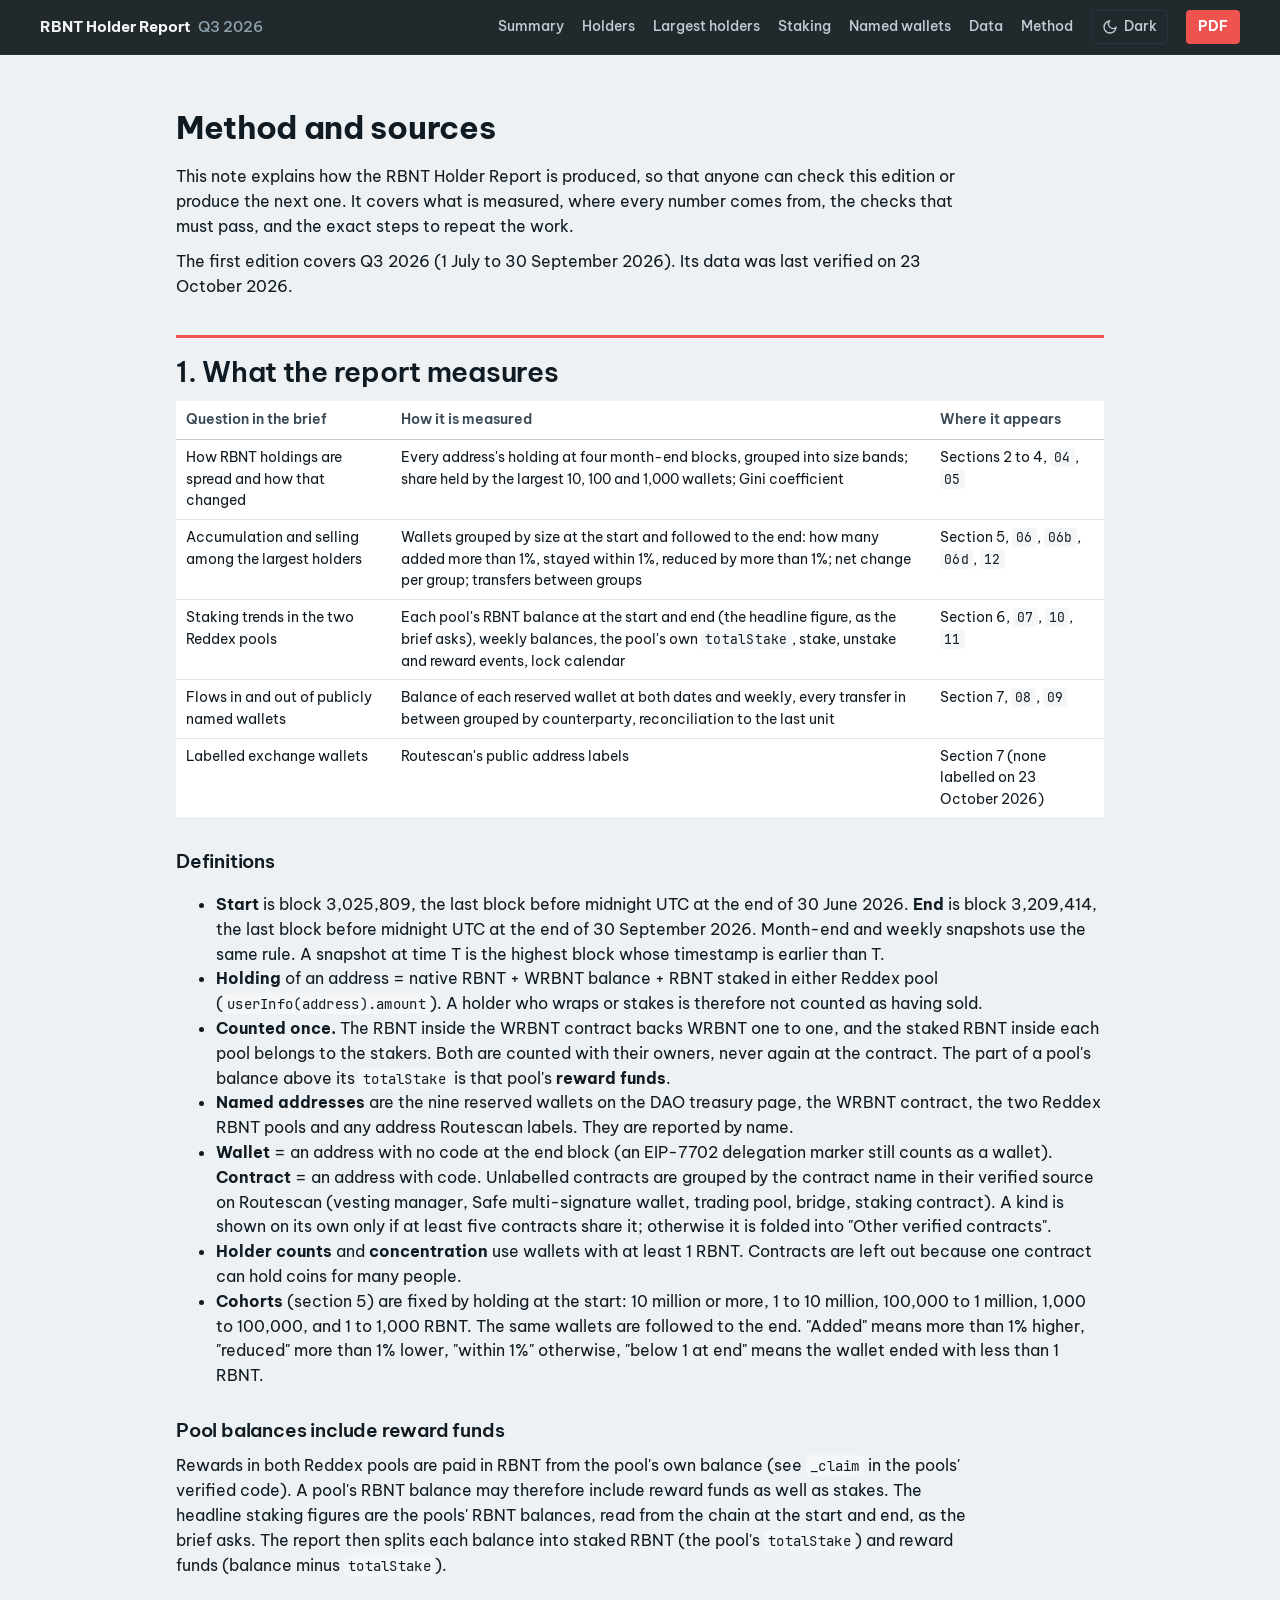
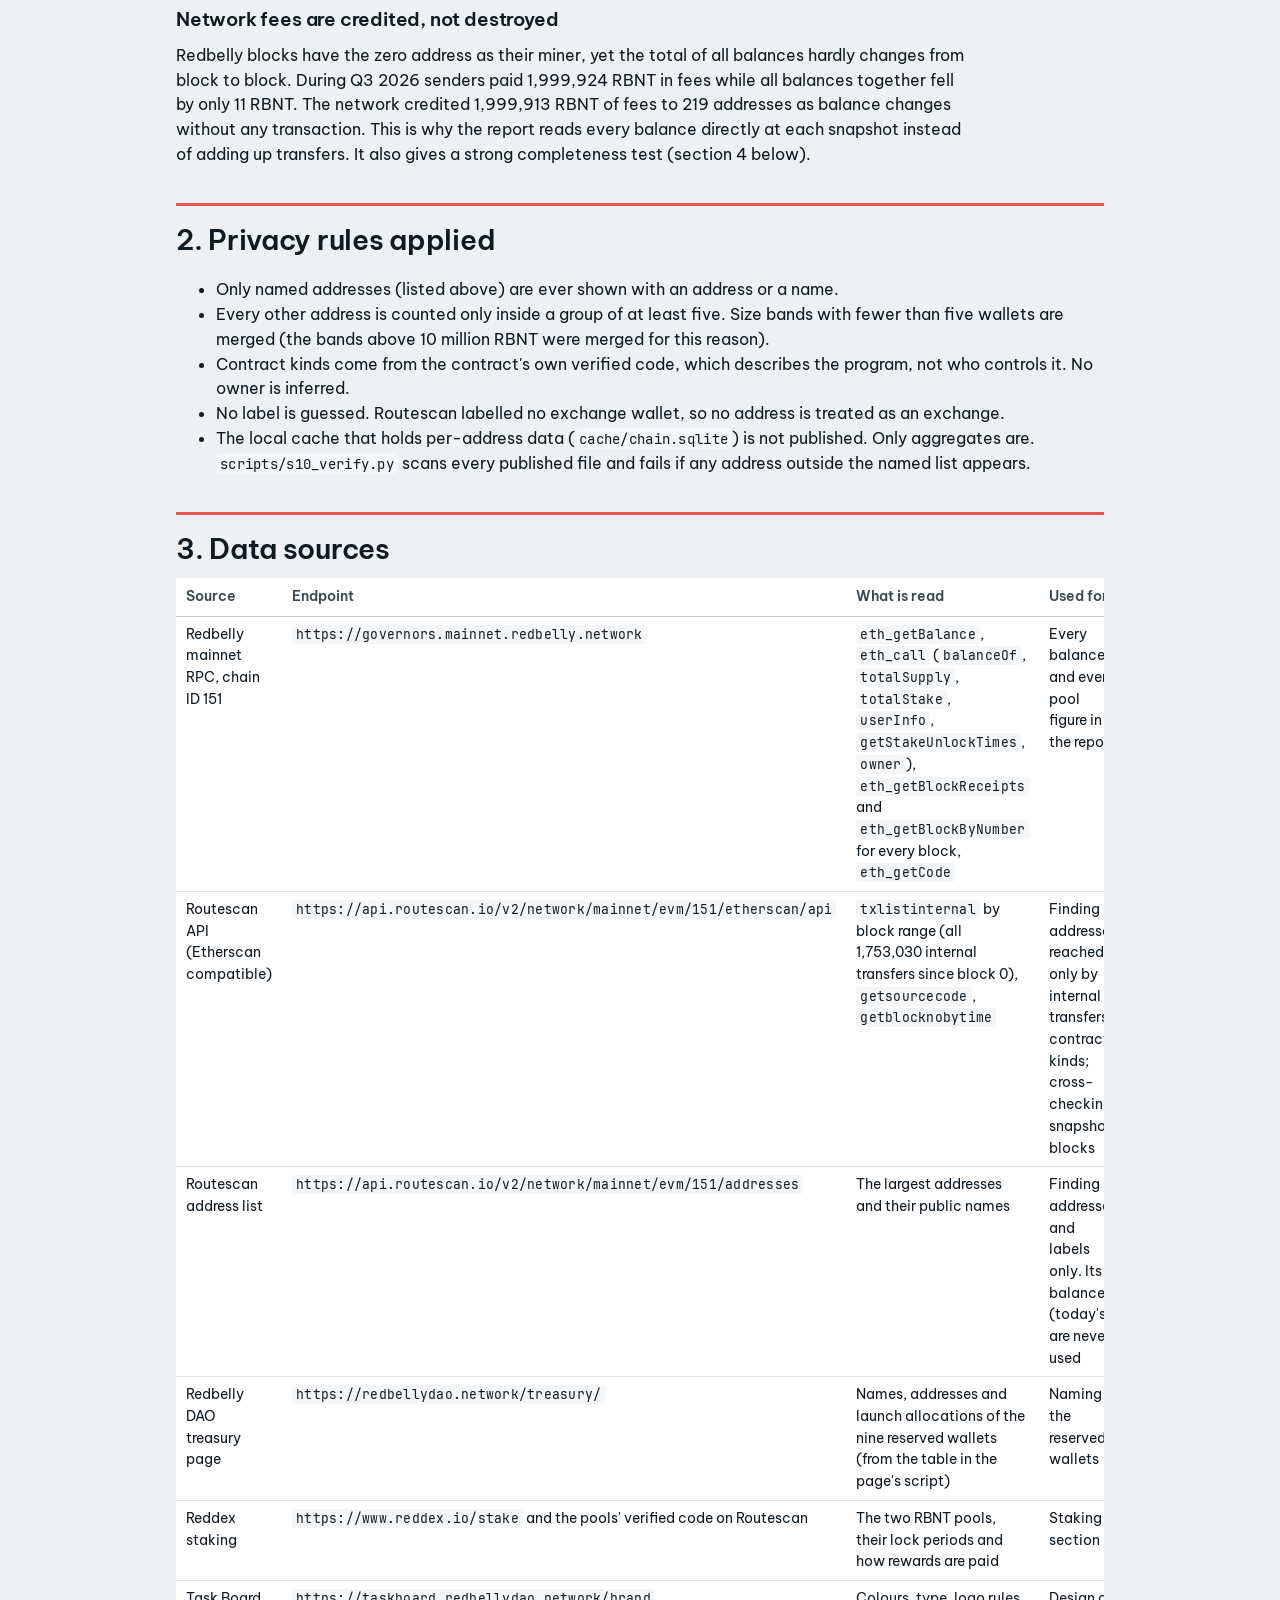
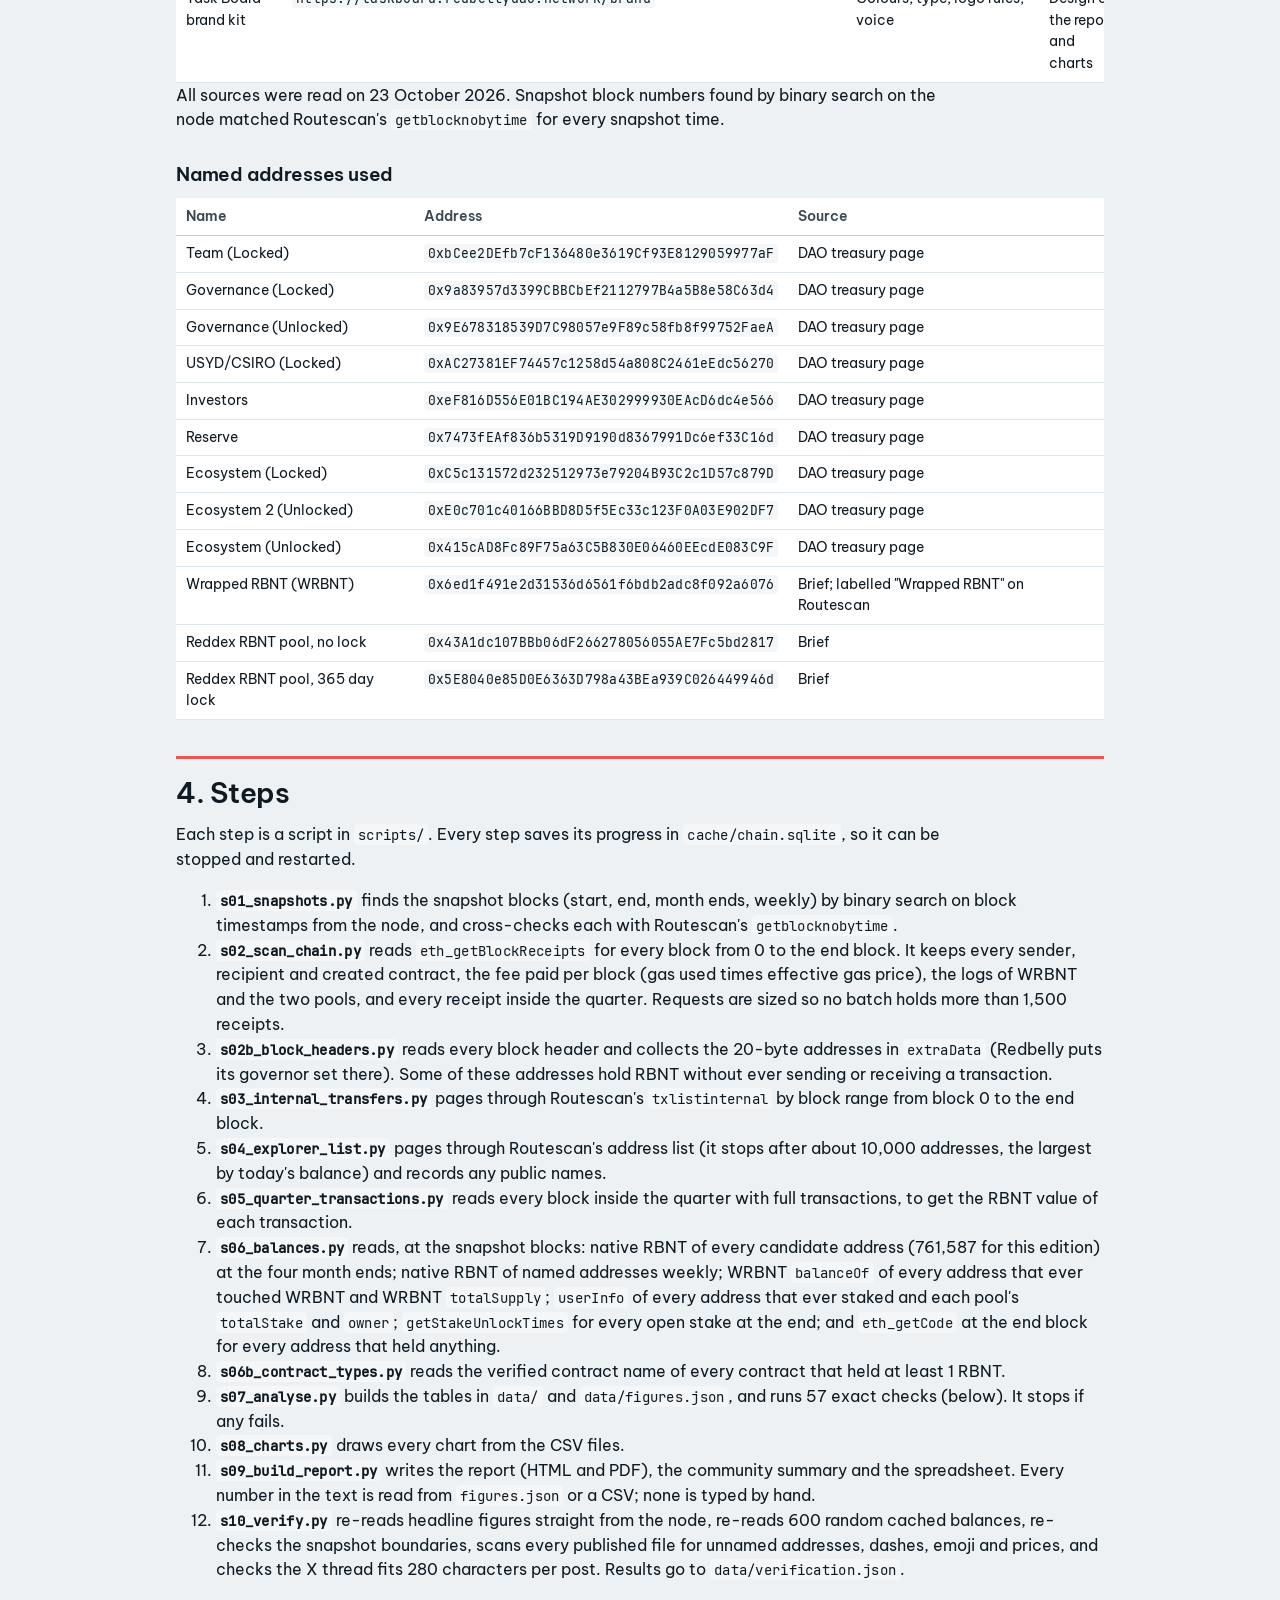
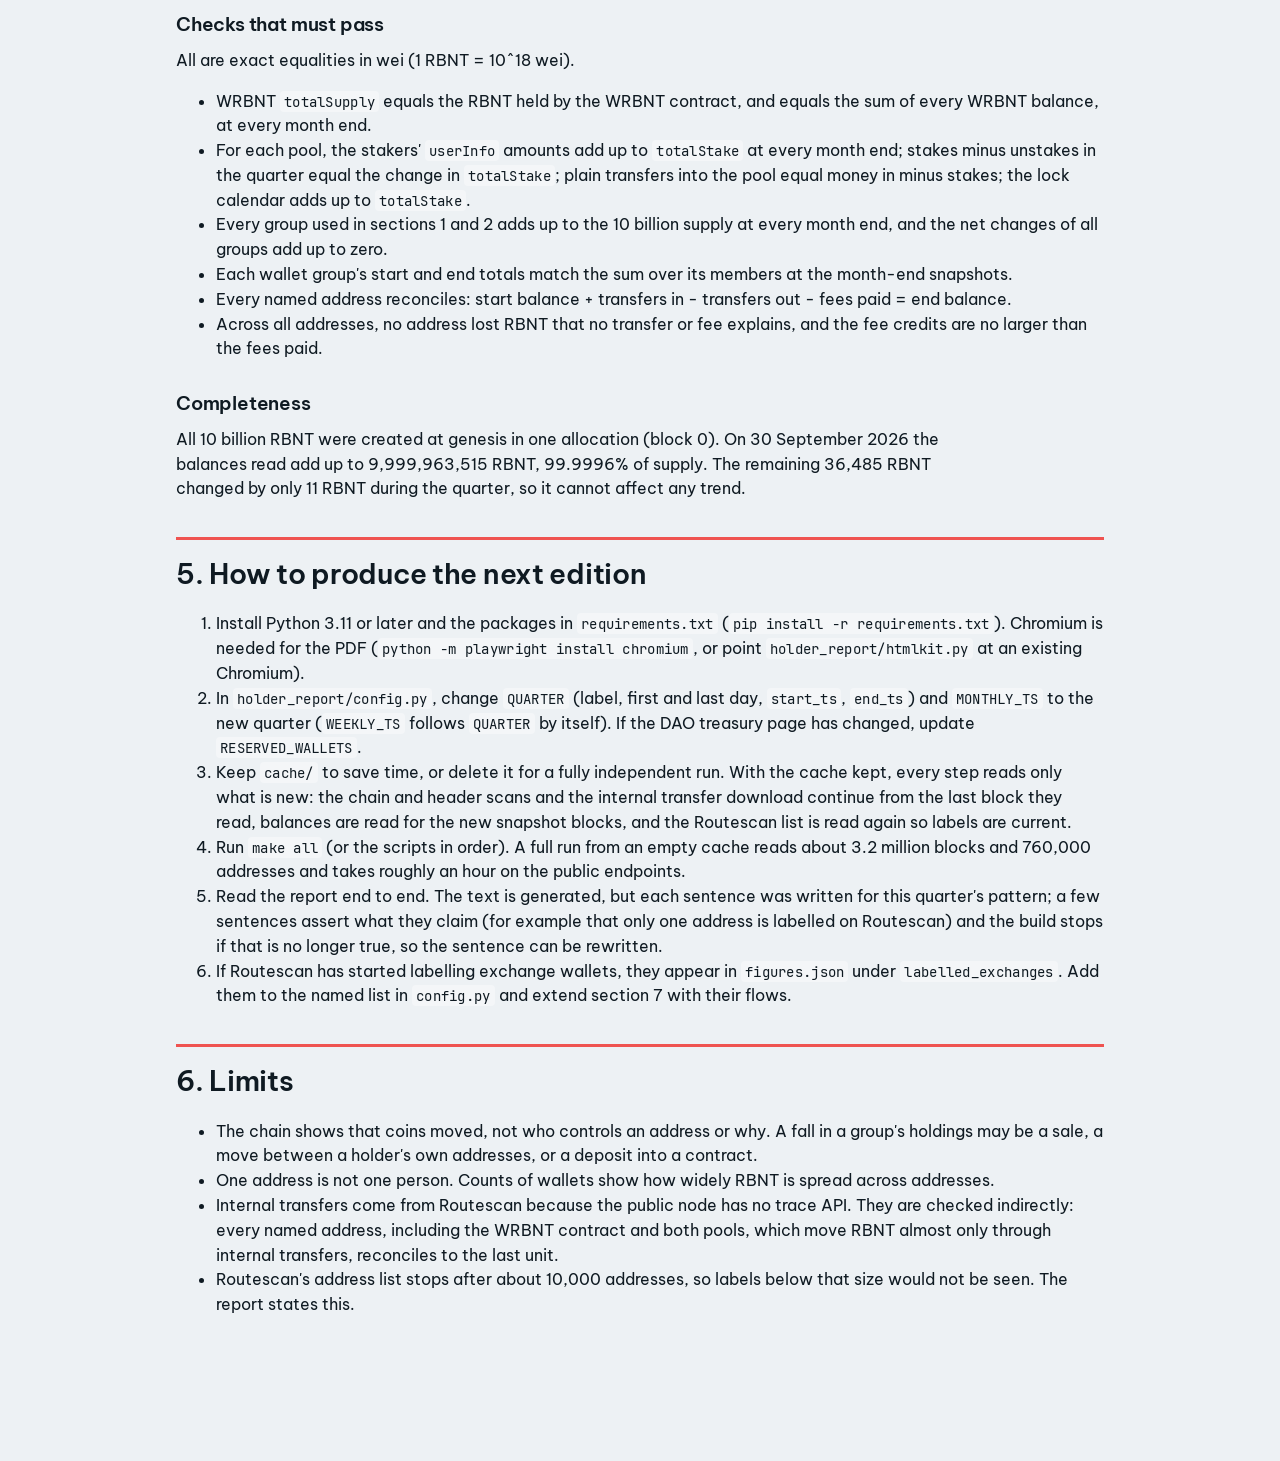
<file: site/method.html>
<!doctype html>
<html lang="en"><head><meta charset="utf-8"><meta name="viewport" content="width=device-width, initial-scale=1">
<title>Method and sources, RBNT Holder Report Q3 2026</title>
<meta name="description" content="How RBNT holders behaved between 1 July 2026 and 30 September 2026: holdings, concentration, accumulation, staking and the publicly named wallets, read from the Redbelly chain.">
<meta property="og:title" content="Method and sources, RBNT Holder Report Q3 2026"><meta property="og:description" content="How RBNT holders behaved between 1 July 2026 and 30 September 2026: holdings, concentration, accumulation, staking and the publicly named wallets, read from the Redbelly chain.">
<meta property="og:type" content="article"><meta property="og:image" content="og_1200x630.png">
<meta name="twitter:card" content="summary_large_image">
<link rel="icon" type="image/png" href="assets/icon.png">
<script>
(function () {
  var t = null;
  try { t = localStorage.getItem("rbnt-theme"); } catch (e) {}
  if (t !== "dark" && t !== "light") {
    t = window.matchMedia && window.matchMedia("(prefers-color-scheme: dark)").matches ? "dark" : "light";
  }
  document.documentElement.setAttribute("data-theme", t);
})();
function toggleTheme() {
  var r = document.documentElement;
  var t = r.getAttribute("data-theme") === "dark" ? "light" : "dark";
  r.setAttribute("data-theme", t);
  try { localStorage.setItem("rbnt-theme", t); } catch (e) {}
}
</script><style>/* RBNT Holder Report. Values from the Redbelly DAO Task Board brand kit
   (light theme for the page, dark steel for hero and summary bands). */
@font-face { font-family: "Be Vietnam Pro"; font-weight: 400; src: url("assets/fonts/BeVietnamPro-Regular.ttf"); }
@font-face { font-family: "Be Vietnam Pro"; font-weight: 400; font-style: italic; src: url("assets/fonts/BeVietnamPro-Italic.ttf"); }
@font-face { font-family: "Be Vietnam Pro"; font-weight: 500; src: url("assets/fonts/BeVietnamPro-Medium.ttf"); }
@font-face { font-family: "Be Vietnam Pro"; font-weight: 600; src: url("assets/fonts/BeVietnamPro-SemiBold.ttf"); }
@font-face { font-family: "Be Vietnam Pro"; font-weight: 700; src: url("assets/fonts/BeVietnamPro-Bold.ttf"); }
@font-face { font-family: "JetBrains Mono"; font-weight: 400; src: url("assets/fonts/JetBrainsMono-Regular.ttf"); }
@font-face { font-family: "JetBrains Mono"; font-weight: 500; src: url("assets/fonts/JetBrainsMono-Medium.ttf"); }

:root {
  --brand: #EF5350;
  --primary: #B3272A;
  --surface: #EDF1F4;
  --card: #FFFFFF;
  --steel-light: #DDE6ED;
  --panel-edge: #D3DBE1;
  --on-surface: #0F1A22;
  --on-surface-variant: #394853;
  --outline: #596975;
  --outline-variant: #C3CDD4;
  --dark-surface: #0c1317;
  --dark-steel: #1d3140;
  --dark-slate: #141f26;
  --dark-edge: #263641;
  --dark-text: #f1f5f8;
  --dark-text-2: #c2ced6;
  --dark-muted: #8fa1ad;
  --dark-accent: #ffb3ae;
  --page: #FFFFFF;
  --inset: #F4F6F8;
  --ok: #15803D;
  /* Chart colours. Charts are inlined as SVG and read these, so they follow the theme. */
  --c-ffffff: #FFFFFF;
  --c-0f1a22: #0F1A22;
  --c-394853: #394853;
  --c-dde6ed: #DDE6ED;
  --c-ef5350: #EF5350;
  --c-34444f: #34444F;
  --c-c3cdd4: #C3CDD4;
  --c-8fa1ad: #8FA1AD;
  --sans: "Be Vietnam Pro", ui-sans-serif, system-ui, sans-serif;
  --mono: "JetBrains Mono", ui-monospace, monospace;
}

@page {
  size: A4; margin: 16mm 16mm 20mm 16mm;
  @bottom-left { content: "RBNT Holder Report, Q3 2026. Not financial advice."; font-family: "Be Vietnam Pro", sans-serif; font-size: 7pt; color: #596975; }
  @bottom-right { content: counter(page) " / " counter(pages); font-family: "JetBrains Mono", monospace; font-size: 7pt; color: #596975; }
}
@page :first { margin: 0; @bottom-left { content: none; } @bottom-right { content: none; } }

* { box-sizing: border-box; }
html { background: var(--page); }
body {
  margin: 0; font-family: var(--sans); font-size: 10.5pt; line-height: 1.5; color: var(--on-surface);
  background: var(--page); -webkit-print-color-adjust: exact; print-color-adjust: exact;
}
.mono, code, .addr { font-family: var(--mono); font-size: 0.9em; letter-spacing: 0.02em; }
.addr { word-break: break-all; }
.addr-small { font-family: var(--mono); font-size: 6.8pt; color: var(--on-surface-variant); white-space: nowrap; }
table.first-wide td:first-child, table.first-wide th:first-child { white-space: nowrap; }
.checks { columns: 2; column-gap: 6mm; padding-left: 0; list-style: none; }
p { margin: 0 0 8pt; max-width: 170mm; }
a { color: var(--primary); text-decoration: none; }
h1, h2, h3 { margin: 0; letter-spacing: -0.01em; }
h2 { font-size: 18pt; font-weight: 600; margin: 0 0 6pt; }
h3 { font-size: 12pt; font-weight: 600; margin: 12pt 0 4pt; }
.label { font-size: 8pt; font-weight: 700; letter-spacing: 0.1em; text-transform: uppercase; color: var(--outline); }

/* Cover: dark steel band */
.cover {
  height: 297mm; width: 210mm; background: var(--dark-surface); color: var(--dark-text);
  padding: 22mm 18mm 16mm; display: flex; flex-direction: column; page-break-after: always;
}
.cover .logo { height: 22mm; width: auto; align-self: flex-start; }
.cover .label { color: var(--dark-muted); }
.cover h1 { font-size: 34pt; line-height: 1.1; font-weight: 700; letter-spacing: -0.02em; margin: 22mm 0 4mm; }
.cover .sub { font-size: 14pt; color: var(--dark-text-2); max-width: 150mm; }
.cover .accent-rule { width: 28mm; height: 3px; background: var(--brand); margin: 8mm 0; }
.tiles { display: grid; grid-template-columns: 1fr 1fr; gap: 4mm; margin-top: auto; }
.tile { background: var(--dark-slate); border: 1px solid var(--dark-edge); border-radius: 8px; padding: 5mm; }
.tile .big { font-size: 22pt; font-weight: 700; letter-spacing: -0.02em; line-height: 1.1; }
.tile .big small { font-size: 11pt; font-weight: 500; color: var(--dark-text-2); }
.tile .what { color: var(--dark-text-2); font-size: 9.5pt; margin-top: 2mm; }
.tile .was { color: var(--dark-muted); font-size: 8.5pt; margin-top: 1mm; font-family: var(--mono); }
.cover .verified { margin-top: 6mm; font-size: 8.5pt; color: var(--dark-muted); }
.cover .verified .mono { color: var(--dark-text-2); }

/* Summary band, dark in both themes */
.band { background: var(--dark-steel); color: var(--dark-text); border-radius: 8px; padding: 6mm 7mm; margin: 0 0 6mm; }
.band h2 { color: var(--dark-text); }
.band .label { color: var(--dark-muted); }
.band ol { margin: 3mm 0 0; padding-left: 5mm; }
.band li { margin-bottom: 2.4mm; color: var(--dark-text-2); }
.band li b { color: var(--dark-text); font-weight: 600; }

section { page-break-before: always; }
section.flow { page-break-before: auto; }
.section-head { border-top: 3px solid var(--brand); padding-top: 3mm; margin-bottom: 4mm; }
.lead { font-size: 12pt; font-weight: 500; line-height: 1.45; color: var(--on-surface); margin-bottom: 4mm; }

.card { background: var(--card); border: 1px solid var(--panel-edge); border-radius: 8px; padding: 3mm 3mm 2mm; margin: 4mm 0; page-break-inside: avoid; }
.card svg { width: 100%; height: auto; display: block; }
.card .figno { font-size: 8pt; font-weight: 700; letter-spacing: 0.1em; color: var(--outline); padding: 1mm 2mm 0; }

.plain { background: var(--inset); border-left: 3px solid var(--brand); border-radius: 4px; padding: 3mm 4mm; margin: 4mm 0; page-break-inside: avoid; }
.plain .label { color: var(--primary); }
.plain p { margin: 1mm 0 0; }

table { width: 100%; border-collapse: collapse; font-size: 8.8pt; margin: 3mm 0 5mm; background: var(--card); page-break-inside: avoid; }
th { text-align: left; font-weight: 600; color: var(--on-surface-variant); border-bottom: 1px solid var(--outline-variant); padding: 1.6mm 2mm; vertical-align: bottom; }
td { border-bottom: 1px solid var(--steel-light); padding: 1.4mm 2mm; vertical-align: top; }
td.n, th.n { text-align: right; white-space: nowrap; }
td.n { font-family: var(--mono); font-size: 8.4pt; }
tr.total td { font-weight: 600; border-top: 1px solid var(--outline-variant); }
.src { font-size: 8pt; color: var(--outline); margin-top: -3mm; margin-bottom: 4mm; }

.checks li { margin-bottom: 1mm; break-inside: avoid; }
.tick { color: var(--ok); font-weight: 700; }
.glossary dt { font-weight: 600; margin-top: 2mm; }
.glossary dd { margin: 0 0 1mm 0; color: var(--on-surface-variant); }
.small { font-size: 8.8pt; color: var(--on-surface-variant); }
.cols { display: grid; grid-template-columns: 1fr 1fr; gap: 6mm; }
.footer-note { font-size: 8pt; color: var(--outline); border-top: 1px solid var(--outline-variant); padding-top: 2mm; margin-top: 8mm; }
table.sources td:nth-child(2) { word-break: break-all; font-size: 7.6pt; width: 34%; }
table.sources td:last-child { white-space: nowrap; }

/* ---------- Screen (the website). Print and PDF use the rules above. ---------- */
.screen-only { display: none; }
@media screen {
  .screen-only { display: block; }
  body { font-size: 16px; line-height: 1.55; }
  p { max-width: 72ch; }
  body > section, main.doc { max-width: 960px; margin: 0 auto; padding: 0 16px; }
  body > section { margin-top: 64px; scroll-margin-top: 72px; }
  section, section.flow { page-break-before: auto; }
  .section-head { padding-top: 12px; margin-bottom: 16px; }
  h2 { font-size: 28px; }
  h3 { font-size: 19px; margin: 28px 0 8px; }
  .lead { font-size: 18px; margin-bottom: 16px; }
  .label { font-size: 12px; }

  .nav {
    position: sticky; top: 0; z-index: 20; display: flex; align-items: center; justify-content: space-between;
    gap: 16px; flex-wrap: wrap; padding: 10px max(16px, calc((100% - 1200px) / 2));
    background: rgba(12, 19, 23, 0.9); backdrop-filter: blur(14px); -webkit-backdrop-filter: blur(14px);
    border-bottom: 1px solid var(--dark-edge);
  }
  .nav a { color: var(--dark-text-2); font-size: 14px; font-weight: 500; }
  .nav a:hover { color: var(--dark-accent); }
  .nav .brand { color: var(--dark-text); font-weight: 700; font-size: 15px; }
  .nav .brand span { color: var(--dark-muted); font-weight: 500; margin-left: 4px; }
  .nav .links { display: flex; gap: 18px; flex-wrap: wrap; align-items: center; }
  .nav .pdf { background: var(--brand); color: #fff; padding: 6px 12px; border-radius: 4px; font-weight: 700; }
  .nav .pdf:hover { color: #fff; filter: brightness(1.06); }

  .cover { width: auto; height: auto; min-height: 0; padding: 56px max(16px, calc((100% - 960px) / 2)) 48px; }
  .cover .logo { height: 72px; }
  .cover h1 { font-size: clamp(34px, 6vw, 48px); margin: 40px 0 16px; }
  .cover .sub { font-size: 18px; max-width: 62ch; }
  .cover .accent-rule { margin: 28px 0; }
  .tiles { grid-template-columns: repeat(4, 1fr); gap: 12px; margin-top: 32px; }
  .tile { padding: 18px; }
  .tile .big { font-size: 30px; }
  .tile .what { font-size: 14px; }
  .tile .was { font-size: 13px; }
  .cover .verified { margin-top: 24px; font-size: 13px; }

  .band { padding: 24px 28px; }
  .band li { margin-bottom: 10px; }
  .plain { padding: 14px 18px; margin: 18px 0; }
  .card { padding: 12px 12px 10px; margin: 20px 0; }
  .card .figno { font-size: 12px; }
  .fullsize { font-size: 13px; padding: 4px 8px 0; }
  .src { font-size: 13px; margin-top: -8px; margin-bottom: 18px; }
  .small { font-size: 14px; }

  .tablewrap { overflow-x: auto; -webkit-overflow-scrolling: touch; margin: 12px 0 22px; }
  table { font-size: 14px; margin: 0; }
  td.n { font-size: 13px; }
  th { padding: 8px 10px; }
  td { padding: 7px 10px; }
  .addr-small { font-size: 11px; }
  table.sources td:nth-child(2) { font-size: 12px; }

  .checks { columns: 2; }
  .dl-grid { display: grid; grid-template-columns: repeat(3, 1fr); gap: 12px; margin: 8px 0 20px; }
  .dl { display: block; background: var(--card); border: 1px solid var(--panel-edge); border-radius: 8px; padding: 14px 16px; color: var(--on-surface); }
  .dl:hover { border-color: var(--brand); }
  .dl b { display: block; color: var(--primary); margin-bottom: 4px; }
  .dl span { font-size: 14px; color: var(--on-surface-variant); }
  .csvs { columns: 2; padding-left: 18px; }
  .csvs li { margin-bottom: 4px; }

  main.doc { padding-top: 32px; padding-bottom: 64px; }
  main.doc h1 { font-size: 32px; margin: 16px 0 12px; }
  main.doc h2 { margin-top: 36px; border-top: 3px solid var(--brand); padding-top: 12px; }
  main.doc code { background: var(--inset); padding: 1px 4px; border-radius: 4px; }
  main.doc pre { background: var(--inset); padding: 12px; border-radius: 8px; overflow-x: auto; }
  main.doc table { display: block; overflow-x: auto; }
  main.doc blockquote { margin: 12px 0; padding: 10px 14px; background: var(--inset); border-left: 3px solid var(--brand); border-radius: 4px; }
  main.doc img { max-width: 100%; height: auto; border-radius: 8px; }
  body { padding-bottom: 64px; }
}
@media screen and (max-width: 860px) {
  .tiles { grid-template-columns: 1fr 1fr; }
  .dl-grid { grid-template-columns: 1fr 1fr; }
  .nav .links { gap: 12px; }
}
@media screen and (max-width: 560px) {
  .tiles, .dl-grid { grid-template-columns: 1fr; }
  .checks, .csvs { columns: 1; }
  .nav .links a:not(.pdf) { display: none; }
  h2 { font-size: 24px; }
}

/* ---------- Light and dark themes on screen. Print always uses the light values above. ---------- */
@media screen {
  :root { --page: #EDF1F4; }
  :root[data-theme="dark"] {
    color-scheme: dark;
    --page: #0c1317;
    --card: #141f26;
    --inset: #17222a;
    --steel-light: #223039;
    --panel-edge: #263641;
    --on-surface: #f1f5f8;
    --on-surface-variant: #c2ced6;
    --outline: #8fa1ad;
    --outline-variant: #34444f;
    --primary: #ffb3ae;
    --ok: #86EFAC;
    --c-ffffff: #141f26;
    --c-0f1a22: #f1f5f8;
    --c-394853: #c2ced6;
    --c-dde6ed: #263641;
    --c-34444f: #c2ced6;
    --c-c3cdd4: #3d4f5b;
    --c-8fa1ad: #8fa1ad;
  }
  :root[data-theme="dark"] .cover { border-bottom: 1px solid var(--dark-edge); }
  :root[data-theme="dark"] .band { border: 1px solid var(--dark-edge); }
  .theme-toggle {
    display: inline-flex; align-items: center; gap: 6px; cursor: pointer; font: inherit; font-size: 14px; font-weight: 500;
    color: var(--dark-text-2); background: transparent; border: 1px solid var(--dark-edge); border-radius: 4px; padding: 5px 10px;
  }
  .theme-toggle:hover { color: var(--dark-accent); border-color: var(--dark-accent); }
  .theme-toggle:focus-visible { outline: 2px solid var(--brand); outline-offset: 2px; }
  .theme-toggle svg { width: 16px; height: 16px; }
  .theme-toggle .to-light { display: none; }
  :root[data-theme="dark"] .theme-toggle .to-light { display: inline-flex; }
  :root[data-theme="dark"] .theme-toggle .to-dark { display: none; }
  .theme-toggle span { display: inline-flex; align-items: center; gap: 6px; }
}
@media screen and (max-width: 560px) {
  .nav { flex-wrap: nowrap; }
  .nav .brand span { display: none; }
  .nav .links { flex-wrap: nowrap; gap: 8px; }
}
</style></head><body id="top"><nav class="nav screen-only"><a class="brand" href="index.html">RBNT Holder Report <span>Q3 2026</span></a><div class="links"><a href="index.html#glance">Summary</a><a href="index.html#s2">Holders</a><a href="index.html#s5">Largest holders</a><a href="index.html#s6">Staking</a><a href="index.html#s7">Named wallets</a><a href="index.html#downloads">Data</a><a href="method.html">Method</a><button class="theme-toggle" type="button" onclick="toggleTheme()" aria-label="Switch between dark and light mode"><span class="to-dark"><svg viewBox="0 0 24 24" fill="none" stroke="currentColor" stroke-width="2" aria-hidden="true"><path d="M21 12.8A9 9 0 1 1 11.2 3a7 7 0 0 0 9.8 9.8z"/></svg>Dark</span><span class="to-light"><svg viewBox="0 0 24 24" fill="none" stroke="currentColor" stroke-width="2" aria-hidden="true"><circle cx="12" cy="12" r="4"/><path d="M12 2v2M12 20v2M4.9 4.9l1.4 1.4M17.7 17.7l1.4 1.4M2 12h2M20 12h2M4.9 19.1l1.4-1.4M17.7 6.3l1.4-1.4"/></svg>Light</span></button><a class="pdf" href="RBNT_Holder_Report_Q3_2026.pdf">PDF</a></div></nav><main class="doc"><h1>Method and sources</h1>
<p>This note explains how the RBNT Holder Report is produced, so that anyone can check this edition or produce the next one. It covers what is measured, where every number comes from, the checks that must pass, and the exact steps to repeat the work.</p>
<p>The first edition covers Q3 2026 (1 July to 30 September 2026). Its data was last verified on 23 October 2026.</p>
<h2>1. What the report measures</h2>
<table>
<thead>
<tr>
<th>Question in the brief</th>
<th>How it is measured</th>
<th>Where it appears</th>
</tr>
</thead>
<tbody>
<tr>
<td>How RBNT holdings are spread and how that changed</td>
<td>Every address's holding at four month-end blocks, grouped into size bands; share held by the largest 10, 100 and 1,000 wallets; Gini coefficient</td>
<td>Sections 2 to 4, <code>04</code>, <code>05</code></td>
</tr>
<tr>
<td>Accumulation and selling among the largest holders</td>
<td>Wallets grouped by size at the start and followed to the end: how many added more than 1%, stayed within 1%, reduced by more than 1%; net change per group; transfers between groups</td>
<td>Section 5, <code>06</code>, <code>06b</code>, <code>06d</code>, <code>12</code></td>
</tr>
<tr>
<td>Staking trends in the two Reddex pools</td>
<td>Each pool's RBNT balance at the start and end (the headline figure, as the brief asks), weekly balances, the pool's own <code>totalStake</code>, stake, unstake and reward events, lock calendar</td>
<td>Section 6, <code>07</code>, <code>10</code>, <code>11</code></td>
</tr>
<tr>
<td>Flows in and out of publicly named wallets</td>
<td>Balance of each reserved wallet at both dates and weekly, every transfer in between grouped by counterparty, reconciliation to the last unit</td>
<td>Section 7, <code>08</code>, <code>09</code></td>
</tr>
<tr>
<td>Labelled exchange wallets</td>
<td>Routescan's public address labels</td>
<td>Section 7 (none labelled on 23 October 2026)</td>
</tr>
</tbody>
</table>
<h3>Definitions</h3>
<ul>
<li><strong>Start</strong> is block 3,025,809, the last block before midnight UTC at the end of 30 June 2026. <strong>End</strong> is block 3,209,414, the last block before midnight UTC at the end of 30 September 2026. Month-end and weekly snapshots use the same rule. A snapshot at time T is the highest block whose timestamp is earlier than T.</li>
<li><strong>Holding</strong> of an address = native RBNT + WRBNT balance + RBNT staked in either Reddex pool (<code>userInfo(address).amount</code>). A holder who wraps or stakes is therefore not counted as having sold.</li>
<li><strong>Counted once.</strong> The RBNT inside the WRBNT contract backs WRBNT one to one, and the staked RBNT inside each pool belongs to the stakers. Both are counted with their owners, never again at the contract. The part of a pool's balance above its <code>totalStake</code> is that pool's <strong>reward funds</strong>.</li>
<li><strong>Named addresses</strong> are the nine reserved wallets on the DAO treasury page, the WRBNT contract, the two Reddex RBNT pools and any address Routescan labels. They are reported by name.</li>
<li><strong>Wallet</strong> = an address with no code at the end block (an EIP-7702 delegation marker still counts as a wallet). <strong>Contract</strong> = an address with code. Unlabelled contracts are grouped by the contract name in their verified source on Routescan (vesting manager, Safe multi-signature wallet, trading pool, bridge, staking contract). A kind is shown on its own only if at least five contracts share it; otherwise it is folded into "Other verified contracts".</li>
<li><strong>Holder counts</strong> and <strong>concentration</strong> use wallets with at least 1 RBNT. Contracts are left out because one contract can hold coins for many people.</li>
<li><strong>Cohorts</strong> (section 5) are fixed by holding at the start: 10 million or more, 1 to 10 million, 100,000 to 1 million, 1,000 to 100,000, and 1 to 1,000 RBNT. The same wallets are followed to the end. "Added" means more than 1% higher, "reduced" more than 1% lower, "within 1%" otherwise, "below 1 at end" means the wallet ended with less than 1 RBNT.</li>
</ul>
<h3>Pool balances include reward funds</h3>
<p>Rewards in both Reddex pools are paid in RBNT from the pool's own balance (see <code>_claim</code> in the pools' verified code). A pool's RBNT balance may therefore include reward funds as well as stakes. The headline staking figures are the pools' RBNT balances, read from the chain at the start and end, as the brief asks. The report then splits each balance into staked RBNT (the pool's <code>totalStake</code>) and reward funds (balance minus <code>totalStake</code>).</p>
<h3>Network fees are credited, not destroyed</h3>
<p>Redbelly blocks have the zero address as their miner, yet the total of all balances hardly changes from block to block. During Q3 2026 senders paid 1,999,924 RBNT in fees while all balances together fell by only 11 RBNT. The network credited 1,999,913 RBNT of fees to 219 addresses as balance changes without any transaction. This is why the report reads every balance directly at each snapshot instead of adding up transfers. It also gives a strong completeness test (section 4 below).</p>
<h2>2. Privacy rules applied</h2>
<ul>
<li>Only named addresses (listed above) are ever shown with an address or a name.</li>
<li>Every other address is counted only inside a group of at least five. Size bands with fewer than five wallets are merged (the bands above 10 million RBNT were merged for this reason).</li>
<li>Contract kinds come from the contract's own verified code, which describes the program, not who controls it. No owner is inferred.</li>
<li>No label is guessed. Routescan labelled no exchange wallet, so no address is treated as an exchange.</li>
<li>The local cache that holds per-address data (<code>cache/chain.sqlite</code>) is not published. Only aggregates are. <code>scripts/s10_verify.py</code> scans every published file and fails if any address outside the named list appears.</li>
</ul>
<h2>3. Data sources</h2>
<table>
<thead>
<tr>
<th>Source</th>
<th>Endpoint</th>
<th>What is read</th>
<th>Used for</th>
</tr>
</thead>
<tbody>
<tr>
<td>Redbelly mainnet RPC, chain ID 151</td>
<td><code>https://governors.mainnet.redbelly.network</code></td>
<td><code>eth_getBalance</code>, <code>eth_call</code> (<code>balanceOf</code>, <code>totalSupply</code>, <code>totalStake</code>, <code>userInfo</code>, <code>getStakeUnlockTimes</code>, <code>owner</code>), <code>eth_getBlockReceipts</code> and <code>eth_getBlockByNumber</code> for every block, <code>eth_getCode</code></td>
<td>Every balance and every pool figure in the report</td>
</tr>
<tr>
<td>Routescan API (Etherscan compatible)</td>
<td><code>https://api.routescan.io/v2/network/mainnet/evm/151/etherscan/api</code></td>
<td><code>txlistinternal</code> by block range (all 1,753,030 internal transfers since block 0), <code>getsourcecode</code>, <code>getblocknobytime</code></td>
<td>Finding addresses reached only by internal transfers; contract kinds; cross-checking snapshot blocks</td>
</tr>
<tr>
<td>Routescan address list</td>
<td><code>https://api.routescan.io/v2/network/mainnet/evm/151/addresses</code></td>
<td>The largest addresses and their public names</td>
<td>Finding addresses and labels only. Its balances (today's) are never used</td>
</tr>
<tr>
<td>Redbelly DAO treasury page</td>
<td><code>https://redbellydao.network/treasury/</code></td>
<td>Names, addresses and launch allocations of the nine reserved wallets (from the table in the page's script)</td>
<td>Naming the reserved wallets</td>
</tr>
<tr>
<td>Reddex staking</td>
<td><code>https://www.reddex.io/stake</code> and the pools' verified code on Routescan</td>
<td>The two RBNT pools, their lock periods and how rewards are paid</td>
<td>Staking section</td>
</tr>
<tr>
<td>Task Board brand kit</td>
<td><code>https://taskboard.redbellydao.network/brand</code></td>
<td>Colours, type, logo rules, voice</td>
<td>Design of the report and charts</td>
</tr>
</tbody>
</table>
<p>All sources were read on 23 October 2026. Snapshot block numbers found by binary search on the node matched Routescan's <code>getblocknobytime</code> for every snapshot time.</p>
<h3>Named addresses used</h3>
<table>
<thead>
<tr>
<th>Name</th>
<th>Address</th>
<th>Source</th>
</tr>
</thead>
<tbody>
<tr>
<td>Team (Locked)</td>
<td><code>0xbCee2DEfb7cF136480e3619Cf93E8129059977aF</code></td>
<td>DAO treasury page</td>
</tr>
<tr>
<td>Governance (Locked)</td>
<td><code>0x9a83957d3399CBBCbEf2112797B4a5B8e58C63d4</code></td>
<td>DAO treasury page</td>
</tr>
<tr>
<td>Governance (Unlocked)</td>
<td><code>0x9E678318539D7C98057e9F89c58fb8f99752FaeA</code></td>
<td>DAO treasury page</td>
</tr>
<tr>
<td>USYD/CSIRO (Locked)</td>
<td><code>0xAC27381EF74457c1258d54a808C2461eEdc56270</code></td>
<td>DAO treasury page</td>
</tr>
<tr>
<td>Investors</td>
<td><code>0xeF816D556E01BC194AE302999930EAcD6dc4e566</code></td>
<td>DAO treasury page</td>
</tr>
<tr>
<td>Reserve</td>
<td><code>0x7473fEAf836b5319D9190d8367991Dc6ef33C16d</code></td>
<td>DAO treasury page</td>
</tr>
<tr>
<td>Ecosystem (Locked)</td>
<td><code>0xC5c131572d232512973e79204B93C2c1D57c879D</code></td>
<td>DAO treasury page</td>
</tr>
<tr>
<td>Ecosystem 2 (Unlocked)</td>
<td><code>0xE0c701c40166BBD8D5f5Ec33c123F0A03E902DF7</code></td>
<td>DAO treasury page</td>
</tr>
<tr>
<td>Ecosystem (Unlocked)</td>
<td><code>0x415cAD8Fc89F75a63C5B830E06460EEcdE083C9F</code></td>
<td>DAO treasury page</td>
</tr>
<tr>
<td>Wrapped RBNT (WRBNT)</td>
<td><code>0x6ed1f491e2d31536d6561f6bdb2adc8f092a6076</code></td>
<td>Brief; labelled "Wrapped RBNT" on Routescan</td>
</tr>
<tr>
<td>Reddex RBNT pool, no lock</td>
<td><code>0x43A1dc107BBb06dF266278056055AE7Fc5bd2817</code></td>
<td>Brief</td>
</tr>
<tr>
<td>Reddex RBNT pool, 365 day lock</td>
<td><code>0x5E8040e85D0E6363D798a43BEa939C026449946d</code></td>
<td>Brief</td>
</tr>
</tbody>
</table>
<h2>4. Steps</h2>
<p>Each step is a script in <code>scripts/</code>. Every step saves its progress in <code>cache/chain.sqlite</code>, so it can be stopped and restarted.</p>
<ol>
<li><strong><code>s01_snapshots.py</code></strong> finds the snapshot blocks (start, end, month ends, weekly) by binary search on block timestamps from the node, and cross-checks each with Routescan's <code>getblocknobytime</code>.</li>
<li><strong><code>s02_scan_chain.py</code></strong> reads <code>eth_getBlockReceipts</code> for every block from 0 to the end block. It keeps every sender, recipient and created contract, the fee paid per block (gas used times effective gas price), the logs of WRBNT and the two pools, and every receipt inside the quarter. Requests are sized so no batch holds more than 1,500 receipts.</li>
<li><strong><code>s02b_block_headers.py</code></strong> reads every block header and collects the 20-byte addresses in <code>extraData</code> (Redbelly puts its governor set there). Some of these addresses hold RBNT without ever sending or receiving a transaction.</li>
<li><strong><code>s03_internal_transfers.py</code></strong> pages through Routescan's <code>txlistinternal</code> by block range from block 0 to the end block.</li>
<li><strong><code>s04_explorer_list.py</code></strong> pages through Routescan's address list (it stops after about 10,000 addresses, the largest by today's balance) and records any public names.</li>
<li><strong><code>s05_quarter_transactions.py</code></strong> reads every block inside the quarter with full transactions, to get the RBNT value of each transaction.</li>
<li><strong><code>s06_balances.py</code></strong> reads, at the snapshot blocks: native RBNT of every candidate address (761,587 for this edition) at the four month ends; native RBNT of named addresses weekly; WRBNT <code>balanceOf</code> of every address that ever touched WRBNT and WRBNT <code>totalSupply</code>; <code>userInfo</code> of every address that ever staked and each pool's <code>totalStake</code> and <code>owner</code>; <code>getStakeUnlockTimes</code> for every open stake at the end; and <code>eth_getCode</code> at the end block for every address that held anything.</li>
<li><strong><code>s06b_contract_types.py</code></strong> reads the verified contract name of every contract that held at least 1 RBNT.</li>
<li><strong><code>s07_analyse.py</code></strong> builds the tables in <code>data/</code> and <code>data/figures.json</code>, and runs 57 exact checks (below). It stops if any fails.</li>
<li><strong><code>s08_charts.py</code></strong> draws every chart from the CSV files.</li>
<li><strong><code>s09_build_report.py</code></strong> writes the report (HTML and PDF), the community summary and the spreadsheet. Every number in the text is read from <code>figures.json</code> or a CSV; none is typed by hand.</li>
<li><strong><code>s10_verify.py</code></strong> re-reads headline figures straight from the node, re-reads 600 random cached balances, re-checks the snapshot boundaries, scans every published file for unnamed addresses, dashes, emoji and prices, and checks the X thread fits 280 characters per post. Results go to <code>data/verification.json</code>.</li>
</ol>
<h3>Checks that must pass</h3>
<p>All are exact equalities in wei (1 RBNT = 10^18 wei).</p>
<ul>
<li>WRBNT <code>totalSupply</code> equals the RBNT held by the WRBNT contract, and equals the sum of every WRBNT balance, at every month end.</li>
<li>For each pool, the stakers' <code>userInfo</code> amounts add up to <code>totalStake</code> at every month end; stakes minus unstakes in the quarter equal the change in <code>totalStake</code>; plain transfers into the pool equal money in minus stakes; the lock calendar adds up to <code>totalStake</code>.</li>
<li>Every group used in sections 1 and 2 adds up to the 10 billion supply at every month end, and the net changes of all groups add up to zero.</li>
<li>Each wallet group's start and end totals match the sum over its members at the month-end snapshots.</li>
<li>Every named address reconciles: start balance + transfers in - transfers out - fees paid = end balance.</li>
<li>Across all addresses, no address lost RBNT that no transfer or fee explains, and the fee credits are no larger than the fees paid.</li>
</ul>
<h3>Completeness</h3>
<p>All 10 billion RBNT were created at genesis in one allocation (block 0). On 30 September 2026 the balances read add up to 9,999,963,515 RBNT, 99.9996% of supply. The remaining 36,485 RBNT changed by only 11 RBNT during the quarter, so it cannot affect any trend.</p>
<h2>5. How to produce the next edition</h2>
<ol>
<li>Install Python 3.11 or later and the packages in <code>requirements.txt</code> (<code>pip install -r requirements.txt</code>). Chromium is needed for the PDF (<code>python -m playwright install chromium</code>, or point <code>holder_report/htmlkit.py</code> at an existing Chromium).</li>
<li>In <code>holder_report/config.py</code>, change <code>QUARTER</code> (label, first and last day, <code>start_ts</code>, <code>end_ts</code>) and <code>MONTHLY_TS</code> to the new quarter (<code>WEEKLY_TS</code> follows <code>QUARTER</code> by itself). If the DAO treasury page has changed, update <code>RESERVED_WALLETS</code>.</li>
<li>Keep <code>cache/</code> to save time, or delete it for a fully independent run. With the cache kept, every step reads only what is new: the chain and header scans and the internal transfer download continue from the last block they read, balances are read for the new snapshot blocks, and the Routescan list is read again so labels are current.</li>
<li>Run <code>make all</code> (or the scripts in order). A full run from an empty cache reads about 3.2 million blocks and 760,000 addresses and takes roughly an hour on the public endpoints.</li>
<li>Read the report end to end. The text is generated, but each sentence was written for this quarter's pattern; a few sentences assert what they claim (for example that only one address is labelled on Routescan) and the build stops if that is no longer true, so the sentence can be rewritten.</li>
<li>If Routescan has started labelling exchange wallets, they appear in <code>figures.json</code> under <code>labelled_exchanges</code>. Add them to the named list in <code>config.py</code> and extend section 7 with their flows.</li>
</ol>
<h2>6. Limits</h2>
<ul>
<li>The chain shows that coins moved, not who controls an address or why. A fall in a group's holdings may be a sale, a move between a holder's own addresses, or a deposit into a contract.</li>
<li>One address is not one person. Counts of wallets show how widely RBNT is spread across addresses.</li>
<li>Internal transfers come from Routescan because the public node has no trace API. They are checked indirectly: every named address, including the WRBNT contract and both pools, which move RBNT almost only through internal transfers, reconciles to the last unit.</li>
<li>Routescan's address list stops after about 10,000 addresses, so labels below that size would not be seen. The report states this.</li>
</ul></main></body></html>
</file>
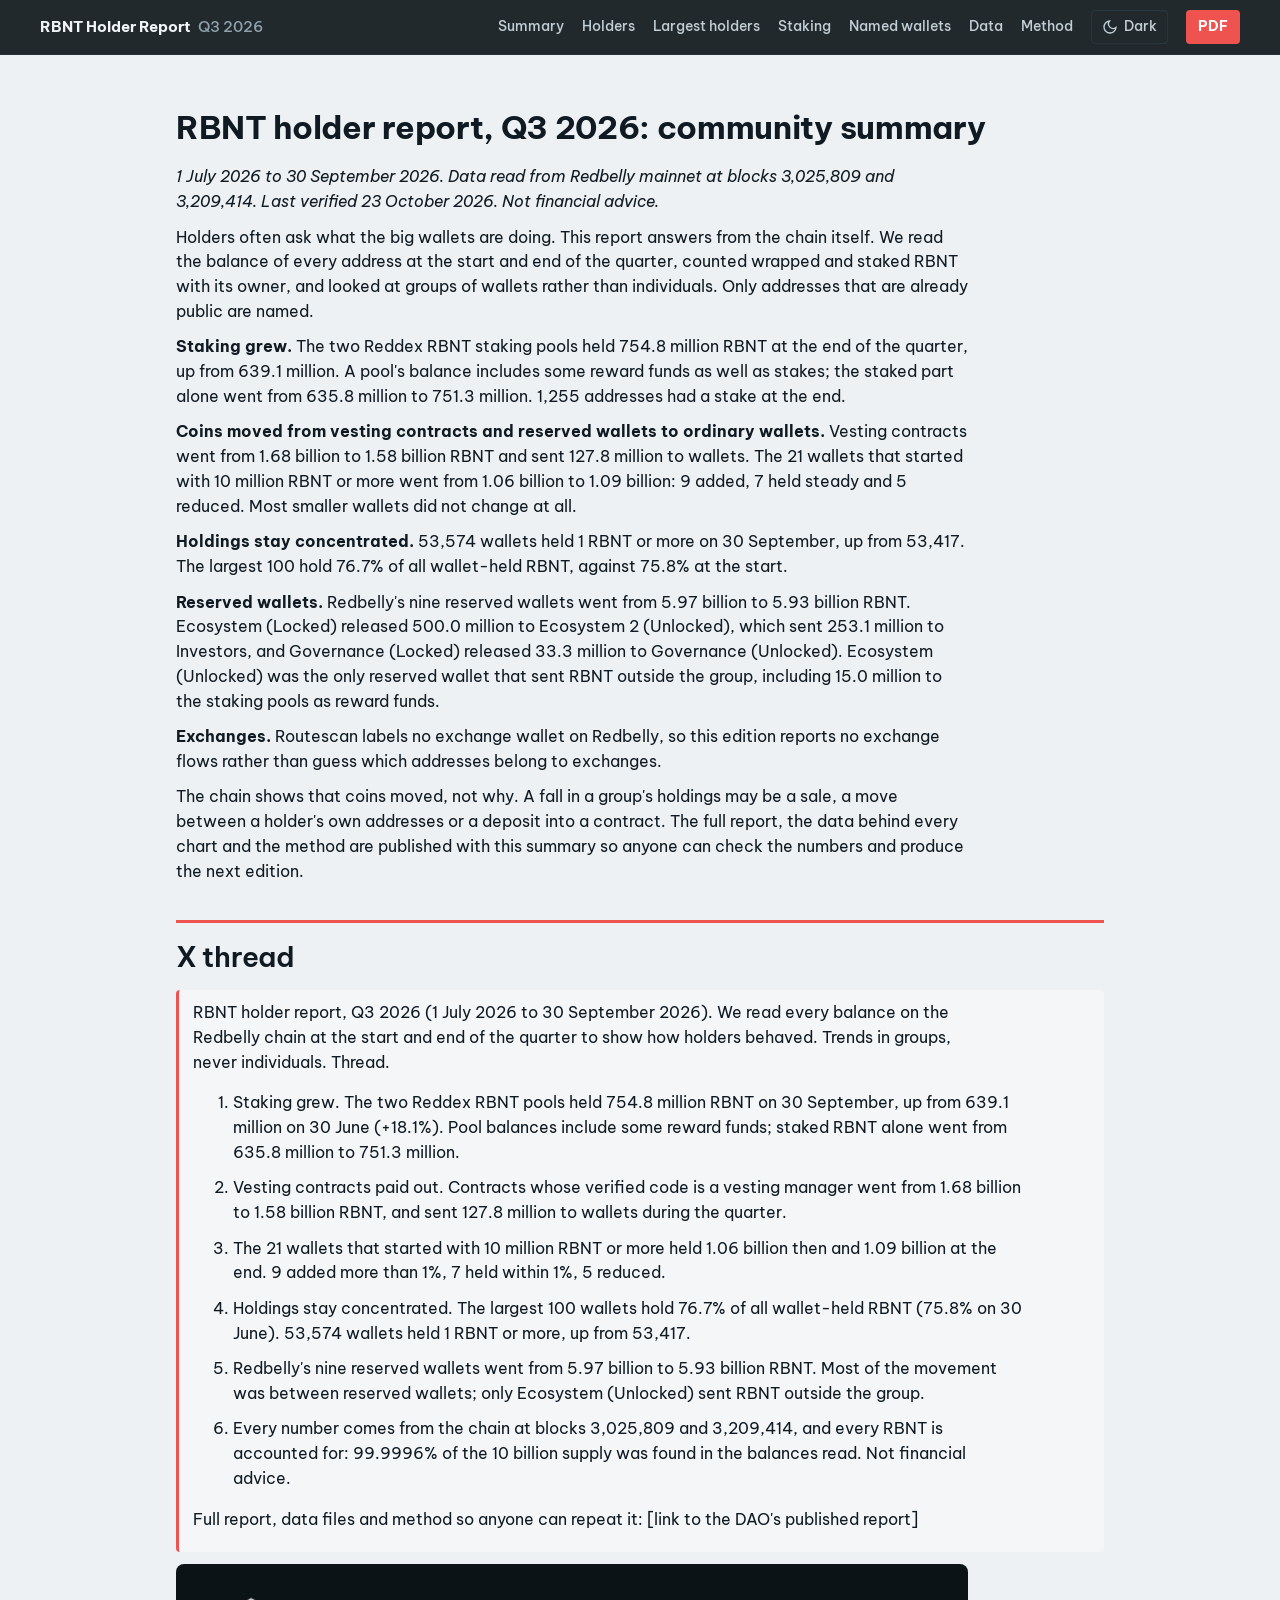
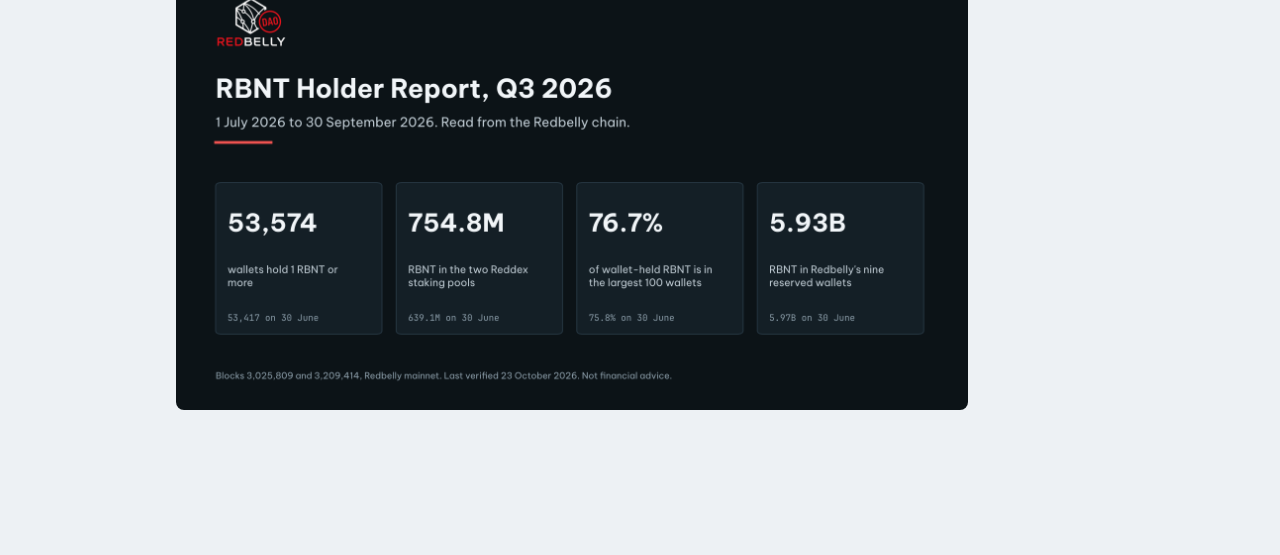
<file: site/summary.html>
<!doctype html>
<html lang="en"><head><meta charset="utf-8"><meta name="viewport" content="width=device-width, initial-scale=1">
<title>Community summary, RBNT Holder Report Q3 2026</title>
<meta name="description" content="How RBNT holders behaved between 1 July 2026 and 30 September 2026: holdings, concentration, accumulation, staking and the publicly named wallets, read from the Redbelly chain.">
<meta property="og:title" content="Community summary, RBNT Holder Report Q3 2026"><meta property="og:description" content="How RBNT holders behaved between 1 July 2026 and 30 September 2026: holdings, concentration, accumulation, staking and the publicly named wallets, read from the Redbelly chain.">
<meta property="og:type" content="article"><meta property="og:image" content="og_1200x630.png">
<meta name="twitter:card" content="summary_large_image">
<link rel="icon" type="image/png" href="assets/icon.png">
<script>
(function () {
  var t = null;
  try { t = localStorage.getItem("rbnt-theme"); } catch (e) {}
  if (t !== "dark" && t !== "light") {
    t = window.matchMedia && window.matchMedia("(prefers-color-scheme: dark)").matches ? "dark" : "light";
  }
  document.documentElement.setAttribute("data-theme", t);
})();
function toggleTheme() {
  var r = document.documentElement;
  var t = r.getAttribute("data-theme") === "dark" ? "light" : "dark";
  r.setAttribute("data-theme", t);
  try { localStorage.setItem("rbnt-theme", t); } catch (e) {}
}
</script><style>/* RBNT Holder Report. Values from the Redbelly DAO Task Board brand kit
   (light theme for the page, dark steel for hero and summary bands). */
@font-face { font-family: "Be Vietnam Pro"; font-weight: 400; src: url("assets/fonts/BeVietnamPro-Regular.ttf"); }
@font-face { font-family: "Be Vietnam Pro"; font-weight: 400; font-style: italic; src: url("assets/fonts/BeVietnamPro-Italic.ttf"); }
@font-face { font-family: "Be Vietnam Pro"; font-weight: 500; src: url("assets/fonts/BeVietnamPro-Medium.ttf"); }
@font-face { font-family: "Be Vietnam Pro"; font-weight: 600; src: url("assets/fonts/BeVietnamPro-SemiBold.ttf"); }
@font-face { font-family: "Be Vietnam Pro"; font-weight: 700; src: url("assets/fonts/BeVietnamPro-Bold.ttf"); }
@font-face { font-family: "JetBrains Mono"; font-weight: 400; src: url("assets/fonts/JetBrainsMono-Regular.ttf"); }
@font-face { font-family: "JetBrains Mono"; font-weight: 500; src: url("assets/fonts/JetBrainsMono-Medium.ttf"); }

:root {
  --brand: #EF5350;
  --primary: #B3272A;
  --surface: #EDF1F4;
  --card: #FFFFFF;
  --steel-light: #DDE6ED;
  --panel-edge: #D3DBE1;
  --on-surface: #0F1A22;
  --on-surface-variant: #394853;
  --outline: #596975;
  --outline-variant: #C3CDD4;
  --dark-surface: #0c1317;
  --dark-steel: #1d3140;
  --dark-slate: #141f26;
  --dark-edge: #263641;
  --dark-text: #f1f5f8;
  --dark-text-2: #c2ced6;
  --dark-muted: #8fa1ad;
  --dark-accent: #ffb3ae;
  --page: #FFFFFF;
  --inset: #F4F6F8;
  --ok: #15803D;
  /* Chart colours. Charts are inlined as SVG and read these, so they follow the theme. */
  --c-ffffff: #FFFFFF;
  --c-0f1a22: #0F1A22;
  --c-394853: #394853;
  --c-dde6ed: #DDE6ED;
  --c-ef5350: #EF5350;
  --c-34444f: #34444F;
  --c-c3cdd4: #C3CDD4;
  --c-8fa1ad: #8FA1AD;
  --sans: "Be Vietnam Pro", ui-sans-serif, system-ui, sans-serif;
  --mono: "JetBrains Mono", ui-monospace, monospace;
}

@page {
  size: A4; margin: 16mm 16mm 20mm 16mm;
  @bottom-left { content: "RBNT Holder Report, Q3 2026. Not financial advice."; font-family: "Be Vietnam Pro", sans-serif; font-size: 7pt; color: #596975; }
  @bottom-right { content: counter(page) " / " counter(pages); font-family: "JetBrains Mono", monospace; font-size: 7pt; color: #596975; }
}
@page :first { margin: 0; @bottom-left { content: none; } @bottom-right { content: none; } }

* { box-sizing: border-box; }
html { background: var(--page); }
body {
  margin: 0; font-family: var(--sans); font-size: 10.5pt; line-height: 1.5; color: var(--on-surface);
  background: var(--page); -webkit-print-color-adjust: exact; print-color-adjust: exact;
}
.mono, code, .addr { font-family: var(--mono); font-size: 0.9em; letter-spacing: 0.02em; }
.addr { word-break: break-all; }
.addr-small { font-family: var(--mono); font-size: 6.8pt; color: var(--on-surface-variant); white-space: nowrap; }
table.first-wide td:first-child, table.first-wide th:first-child { white-space: nowrap; }
.checks { columns: 2; column-gap: 6mm; padding-left: 0; list-style: none; }
p { margin: 0 0 8pt; max-width: 170mm; }
a { color: var(--primary); text-decoration: none; }
h1, h2, h3 { margin: 0; letter-spacing: -0.01em; }
h2 { font-size: 18pt; font-weight: 600; margin: 0 0 6pt; }
h3 { font-size: 12pt; font-weight: 600; margin: 12pt 0 4pt; }
.label { font-size: 8pt; font-weight: 700; letter-spacing: 0.1em; text-transform: uppercase; color: var(--outline); }

/* Cover: dark steel band */
.cover {
  height: 297mm; width: 210mm; background: var(--dark-surface); color: var(--dark-text);
  padding: 22mm 18mm 16mm; display: flex; flex-direction: column; page-break-after: always;
}
.cover .logo { height: 22mm; width: auto; align-self: flex-start; }
.cover .label { color: var(--dark-muted); }
.cover h1 { font-size: 34pt; line-height: 1.1; font-weight: 700; letter-spacing: -0.02em; margin: 22mm 0 4mm; }
.cover .sub { font-size: 14pt; color: var(--dark-text-2); max-width: 150mm; }
.cover .accent-rule { width: 28mm; height: 3px; background: var(--brand); margin: 8mm 0; }
.tiles { display: grid; grid-template-columns: 1fr 1fr; gap: 4mm; margin-top: auto; }
.tile { background: var(--dark-slate); border: 1px solid var(--dark-edge); border-radius: 8px; padding: 5mm; }
.tile .big { font-size: 22pt; font-weight: 700; letter-spacing: -0.02em; line-height: 1.1; }
.tile .big small { font-size: 11pt; font-weight: 500; color: var(--dark-text-2); }
.tile .what { color: var(--dark-text-2); font-size: 9.5pt; margin-top: 2mm; }
.tile .was { color: var(--dark-muted); font-size: 8.5pt; margin-top: 1mm; font-family: var(--mono); }
.cover .verified { margin-top: 6mm; font-size: 8.5pt; color: var(--dark-muted); }
.cover .verified .mono { color: var(--dark-text-2); }

/* Summary band, dark in both themes */
.band { background: var(--dark-steel); color: var(--dark-text); border-radius: 8px; padding: 6mm 7mm; margin: 0 0 6mm; }
.band h2 { color: var(--dark-text); }
.band .label { color: var(--dark-muted); }
.band ol { margin: 3mm 0 0; padding-left: 5mm; }
.band li { margin-bottom: 2.4mm; color: var(--dark-text-2); }
.band li b { color: var(--dark-text); font-weight: 600; }

section { page-break-before: always; }
section.flow { page-break-before: auto; }
.section-head { border-top: 3px solid var(--brand); padding-top: 3mm; margin-bottom: 4mm; }
.lead { font-size: 12pt; font-weight: 500; line-height: 1.45; color: var(--on-surface); margin-bottom: 4mm; }

.card { background: var(--card); border: 1px solid var(--panel-edge); border-radius: 8px; padding: 3mm 3mm 2mm; margin: 4mm 0; page-break-inside: avoid; }
.card svg { width: 100%; height: auto; display: block; }
.card .figno { font-size: 8pt; font-weight: 700; letter-spacing: 0.1em; color: var(--outline); padding: 1mm 2mm 0; }

.plain { background: var(--inset); border-left: 3px solid var(--brand); border-radius: 4px; padding: 3mm 4mm; margin: 4mm 0; page-break-inside: avoid; }
.plain .label { color: var(--primary); }
.plain p { margin: 1mm 0 0; }

table { width: 100%; border-collapse: collapse; font-size: 8.8pt; margin: 3mm 0 5mm; background: var(--card); page-break-inside: avoid; }
th { text-align: left; font-weight: 600; color: var(--on-surface-variant); border-bottom: 1px solid var(--outline-variant); padding: 1.6mm 2mm; vertical-align: bottom; }
td { border-bottom: 1px solid var(--steel-light); padding: 1.4mm 2mm; vertical-align: top; }
td.n, th.n { text-align: right; white-space: nowrap; }
td.n { font-family: var(--mono); font-size: 8.4pt; }
tr.total td { font-weight: 600; border-top: 1px solid var(--outline-variant); }
.src { font-size: 8pt; color: var(--outline); margin-top: -3mm; margin-bottom: 4mm; }

.checks li { margin-bottom: 1mm; break-inside: avoid; }
.tick { color: var(--ok); font-weight: 700; }
.glossary dt { font-weight: 600; margin-top: 2mm; }
.glossary dd { margin: 0 0 1mm 0; color: var(--on-surface-variant); }
.small { font-size: 8.8pt; color: var(--on-surface-variant); }
.cols { display: grid; grid-template-columns: 1fr 1fr; gap: 6mm; }
.footer-note { font-size: 8pt; color: var(--outline); border-top: 1px solid var(--outline-variant); padding-top: 2mm; margin-top: 8mm; }
table.sources td:nth-child(2) { word-break: break-all; font-size: 7.6pt; width: 34%; }
table.sources td:last-child { white-space: nowrap; }

/* ---------- Screen (the website). Print and PDF use the rules above. ---------- */
.screen-only { display: none; }
@media screen {
  .screen-only { display: block; }
  body { font-size: 16px; line-height: 1.55; }
  p { max-width: 72ch; }
  body > section, main.doc { max-width: 960px; margin: 0 auto; padding: 0 16px; }
  body > section { margin-top: 64px; scroll-margin-top: 72px; }
  section, section.flow { page-break-before: auto; }
  .section-head { padding-top: 12px; margin-bottom: 16px; }
  h2 { font-size: 28px; }
  h3 { font-size: 19px; margin: 28px 0 8px; }
  .lead { font-size: 18px; margin-bottom: 16px; }
  .label { font-size: 12px; }

  .nav {
    position: sticky; top: 0; z-index: 20; display: flex; align-items: center; justify-content: space-between;
    gap: 16px; flex-wrap: wrap; padding: 10px max(16px, calc((100% - 1200px) / 2));
    background: rgba(12, 19, 23, 0.9); backdrop-filter: blur(14px); -webkit-backdrop-filter: blur(14px);
    border-bottom: 1px solid var(--dark-edge);
  }
  .nav a { color: var(--dark-text-2); font-size: 14px; font-weight: 500; }
  .nav a:hover { color: var(--dark-accent); }
  .nav .brand { color: var(--dark-text); font-weight: 700; font-size: 15px; }
  .nav .brand span { color: var(--dark-muted); font-weight: 500; margin-left: 4px; }
  .nav .links { display: flex; gap: 18px; flex-wrap: wrap; align-items: center; }
  .nav .pdf { background: var(--brand); color: #fff; padding: 6px 12px; border-radius: 4px; font-weight: 700; }
  .nav .pdf:hover { color: #fff; filter: brightness(1.06); }

  .cover { width: auto; height: auto; min-height: 0; padding: 56px max(16px, calc((100% - 960px) / 2)) 48px; }
  .cover .logo { height: 72px; }
  .cover h1 { font-size: clamp(34px, 6vw, 48px); margin: 40px 0 16px; }
  .cover .sub { font-size: 18px; max-width: 62ch; }
  .cover .accent-rule { margin: 28px 0; }
  .tiles { grid-template-columns: repeat(4, 1fr); gap: 12px; margin-top: 32px; }
  .tile { padding: 18px; }
  .tile .big { font-size: 30px; }
  .tile .what { font-size: 14px; }
  .tile .was { font-size: 13px; }
  .cover .verified { margin-top: 24px; font-size: 13px; }

  .band { padding: 24px 28px; }
  .band li { margin-bottom: 10px; }
  .plain { padding: 14px 18px; margin: 18px 0; }
  .card { padding: 12px 12px 10px; margin: 20px 0; }
  .card .figno { font-size: 12px; }
  .fullsize { font-size: 13px; padding: 4px 8px 0; }
  .src { font-size: 13px; margin-top: -8px; margin-bottom: 18px; }
  .small { font-size: 14px; }

  .tablewrap { overflow-x: auto; -webkit-overflow-scrolling: touch; margin: 12px 0 22px; }
  table { font-size: 14px; margin: 0; }
  td.n { font-size: 13px; }
  th { padding: 8px 10px; }
  td { padding: 7px 10px; }
  .addr-small { font-size: 11px; }
  table.sources td:nth-child(2) { font-size: 12px; }

  .checks { columns: 2; }
  .dl-grid { display: grid; grid-template-columns: repeat(3, 1fr); gap: 12px; margin: 8px 0 20px; }
  .dl { display: block; background: var(--card); border: 1px solid var(--panel-edge); border-radius: 8px; padding: 14px 16px; color: var(--on-surface); }
  .dl:hover { border-color: var(--brand); }
  .dl b { display: block; color: var(--primary); margin-bottom: 4px; }
  .dl span { font-size: 14px; color: var(--on-surface-variant); }
  .csvs { columns: 2; padding-left: 18px; }
  .csvs li { margin-bottom: 4px; }

  main.doc { padding-top: 32px; padding-bottom: 64px; }
  main.doc h1 { font-size: 32px; margin: 16px 0 12px; }
  main.doc h2 { margin-top: 36px; border-top: 3px solid var(--brand); padding-top: 12px; }
  main.doc code { background: var(--inset); padding: 1px 4px; border-radius: 4px; }
  main.doc pre { background: var(--inset); padding: 12px; border-radius: 8px; overflow-x: auto; }
  main.doc table { display: block; overflow-x: auto; }
  main.doc blockquote { margin: 12px 0; padding: 10px 14px; background: var(--inset); border-left: 3px solid var(--brand); border-radius: 4px; }
  main.doc img { max-width: 100%; height: auto; border-radius: 8px; }
  body { padding-bottom: 64px; }
}
@media screen and (max-width: 860px) {
  .tiles { grid-template-columns: 1fr 1fr; }
  .dl-grid { grid-template-columns: 1fr 1fr; }
  .nav .links { gap: 12px; }
}
@media screen and (max-width: 560px) {
  .tiles, .dl-grid { grid-template-columns: 1fr; }
  .checks, .csvs { columns: 1; }
  .nav .links a:not(.pdf) { display: none; }
  h2 { font-size: 24px; }
}

/* ---------- Light and dark themes on screen. Print always uses the light values above. ---------- */
@media screen {
  :root { --page: #EDF1F4; }
  :root[data-theme="dark"] {
    color-scheme: dark;
    --page: #0c1317;
    --card: #141f26;
    --inset: #17222a;
    --steel-light: #223039;
    --panel-edge: #263641;
    --on-surface: #f1f5f8;
    --on-surface-variant: #c2ced6;
    --outline: #8fa1ad;
    --outline-variant: #34444f;
    --primary: #ffb3ae;
    --ok: #86EFAC;
    --c-ffffff: #141f26;
    --c-0f1a22: #f1f5f8;
    --c-394853: #c2ced6;
    --c-dde6ed: #263641;
    --c-34444f: #c2ced6;
    --c-c3cdd4: #3d4f5b;
    --c-8fa1ad: #8fa1ad;
  }
  :root[data-theme="dark"] .cover { border-bottom: 1px solid var(--dark-edge); }
  :root[data-theme="dark"] .band { border: 1px solid var(--dark-edge); }
  .theme-toggle {
    display: inline-flex; align-items: center; gap: 6px; cursor: pointer; font: inherit; font-size: 14px; font-weight: 500;
    color: var(--dark-text-2); background: transparent; border: 1px solid var(--dark-edge); border-radius: 4px; padding: 5px 10px;
  }
  .theme-toggle:hover { color: var(--dark-accent); border-color: var(--dark-accent); }
  .theme-toggle:focus-visible { outline: 2px solid var(--brand); outline-offset: 2px; }
  .theme-toggle svg { width: 16px; height: 16px; }
  .theme-toggle .to-light { display: none; }
  :root[data-theme="dark"] .theme-toggle .to-light { display: inline-flex; }
  :root[data-theme="dark"] .theme-toggle .to-dark { display: none; }
  .theme-toggle span { display: inline-flex; align-items: center; gap: 6px; }
}
@media screen and (max-width: 560px) {
  .nav { flex-wrap: nowrap; }
  .nav .brand span { display: none; }
  .nav .links { flex-wrap: nowrap; gap: 8px; }
}
</style></head><body id="top"><nav class="nav screen-only"><a class="brand" href="index.html">RBNT Holder Report <span>Q3 2026</span></a><div class="links"><a href="index.html#glance">Summary</a><a href="index.html#s2">Holders</a><a href="index.html#s5">Largest holders</a><a href="index.html#s6">Staking</a><a href="index.html#s7">Named wallets</a><a href="index.html#downloads">Data</a><a href="method.html">Method</a><button class="theme-toggle" type="button" onclick="toggleTheme()" aria-label="Switch between dark and light mode"><span class="to-dark"><svg viewBox="0 0 24 24" fill="none" stroke="currentColor" stroke-width="2" aria-hidden="true"><path d="M21 12.8A9 9 0 1 1 11.2 3a7 7 0 0 0 9.8 9.8z"/></svg>Dark</span><span class="to-light"><svg viewBox="0 0 24 24" fill="none" stroke="currentColor" stroke-width="2" aria-hidden="true"><circle cx="12" cy="12" r="4"/><path d="M12 2v2M12 20v2M4.9 4.9l1.4 1.4M17.7 17.7l1.4 1.4M2 12h2M20 12h2M4.9 19.1l1.4-1.4M17.7 6.3l1.4-1.4"/></svg>Light</span></button><a class="pdf" href="RBNT_Holder_Report_Q3_2026.pdf">PDF</a></div></nav><main class="doc"><h1>RBNT holder report, Q3 2026: community summary</h1>
<p><em>1 July 2026 to 30 September 2026. Data read from Redbelly mainnet at blocks 3,025,809 and 3,209,414. Last verified 23 October 2026. Not financial advice.</em></p>
<p>Holders often ask what the big wallets are doing. This report answers from the chain itself. We read the balance of every address at the start and end of the quarter, counted wrapped and staked RBNT with its owner, and looked at groups of wallets rather than individuals. Only addresses that are already public are named.</p>
<p><strong>Staking grew.</strong> The two Reddex RBNT staking pools held 754.8 million RBNT at the end of the quarter, up from 639.1 million. A pool's balance includes some reward funds as well as stakes; the staked part alone went from 635.8 million to 751.3 million. 1,255 addresses had a stake at the end.</p>
<p><strong>Coins moved from vesting contracts and reserved wallets to ordinary wallets.</strong> Vesting contracts went from 1.68 billion to 1.58 billion RBNT and sent 127.8 million to wallets. The 21 wallets that started with 10 million RBNT or more went from 1.06 billion to 1.09 billion: 9 added, 7 held steady and 5 reduced. Most smaller wallets did not change at all.</p>
<p><strong>Holdings stay concentrated.</strong> 53,574 wallets held 1 RBNT or more on 30 September, up from 53,417. The largest 100 hold 76.7% of all wallet-held RBNT, against 75.8% at the start.</p>
<p><strong>Reserved wallets.</strong> Redbelly's nine reserved wallets went from 5.97 billion to 5.93 billion RBNT. Ecosystem (Locked) released 500.0 million to Ecosystem 2 (Unlocked), which sent 253.1 million to Investors, and Governance (Locked) released 33.3 million to Governance (Unlocked). Ecosystem (Unlocked) was the only reserved wallet that sent RBNT outside the group, including 15.0 million to the staking pools as reward funds.</p>
<p><strong>Exchanges.</strong> Routescan labels no exchange wallet on Redbelly, so this edition reports no exchange flows rather than guess which addresses belong to exchanges.</p>
<p>The chain shows that coins moved, not why. A fall in a group's holdings may be a sale, a move between a holder's own addresses or a deposit into a contract. The full report, the data behind every chart and the method are published with this summary so anyone can check the numbers and produce the next edition.</p>
<h2>X thread</h2>
<blockquote>
<p>RBNT holder report, Q3 2026 (1 July 2026 to 30 September 2026). We read every balance on the Redbelly chain at the start and end of the quarter to show how holders behaved. Trends in groups, never individuals. Thread.</p>
<ol>
<li>
<p>Staking grew. The two Reddex RBNT pools held 754.8 million RBNT on 30 September, up from 639.1 million on 30 June (+18.1%). Pool balances include some reward funds; staked RBNT alone went from 635.8 million to 751.3 million.</p>
</li>
<li>
<p>Vesting contracts paid out. Contracts whose verified code is a vesting manager went from 1.68 billion to 1.58 billion RBNT, and sent 127.8 million to wallets during the quarter.</p>
</li>
<li>
<p>The 21 wallets that started with 10 million RBNT or more held 1.06 billion then and 1.09 billion at the end. 9 added more than 1%, 7 held within 1%, 5 reduced.</p>
</li>
<li>
<p>Holdings stay concentrated. The largest 100 wallets hold 76.7% of all wallet-held RBNT (75.8% on 30 June). 53,574 wallets held 1 RBNT or more, up from 53,417.</p>
</li>
<li>
<p>Redbelly's nine reserved wallets went from 5.97 billion to 5.93 billion RBNT. Most of the movement was between reserved wallets; only Ecosystem (Unlocked) sent RBNT outside the group.</p>
</li>
<li>
<p>Every number comes from the chain at blocks 3,025,809 and 3,209,414, and every RBNT is accounted for: 99.9996% of the 10 billion supply was found in the balances read. Not financial advice.</p>
</li>
</ol>
<p>Full report, data files and method so anyone can repeat it: [link to the DAO's published report]</p>
</blockquote>
<p><img alt="RBNT Holder Report summary card" src="x_card_1600x900.png" /></p></main></body></html>
</file>
